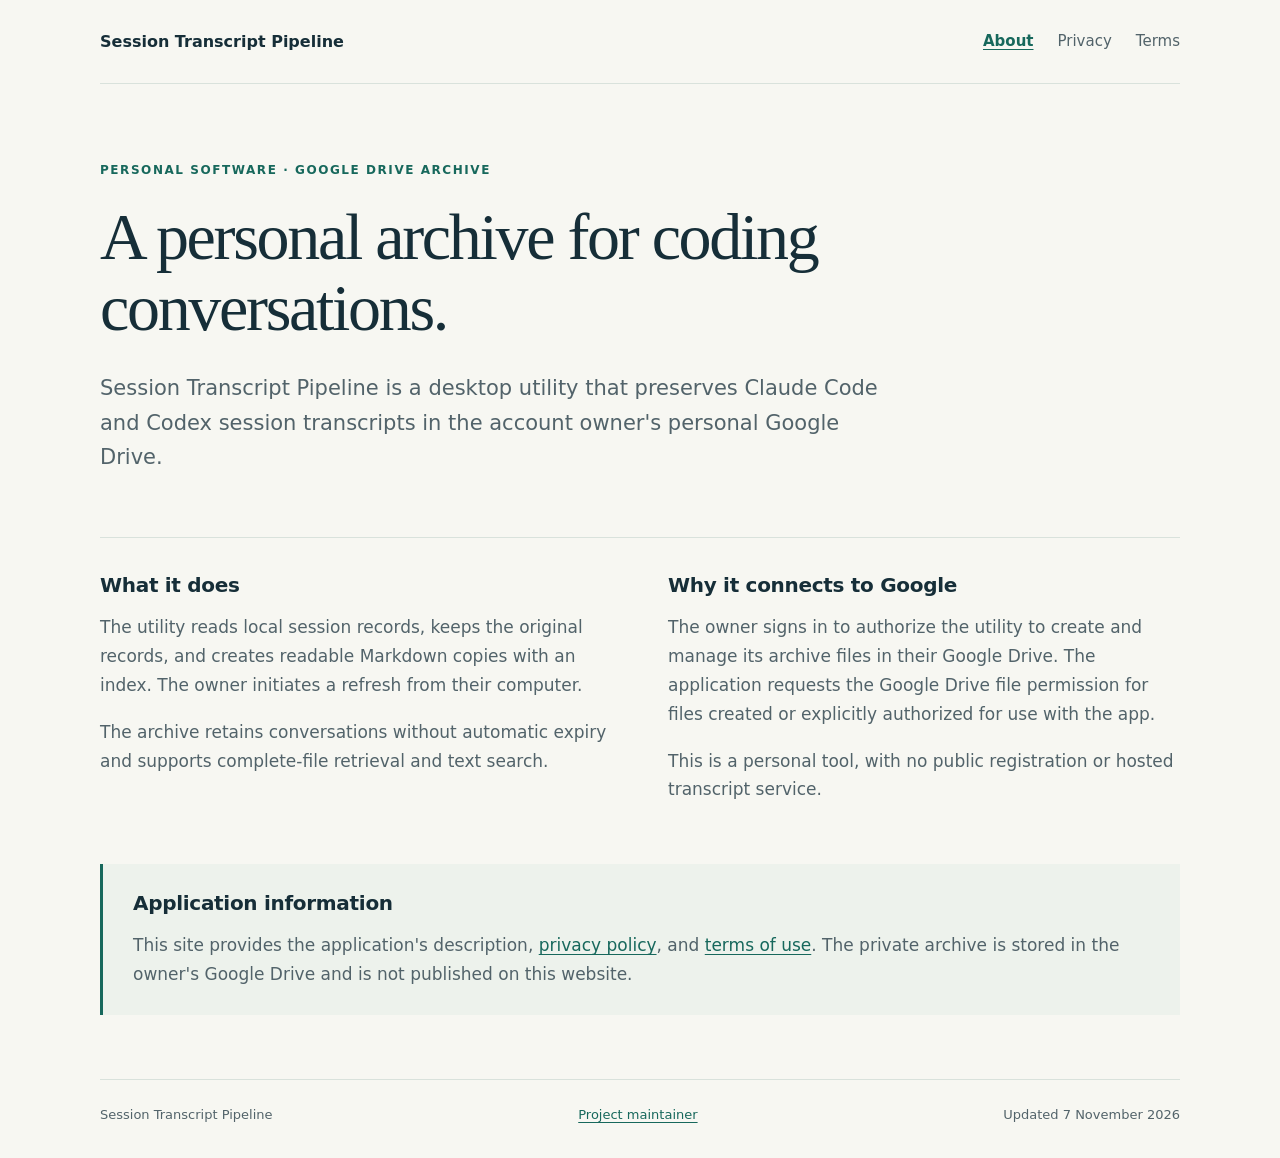
<file: index.html>
<!doctype html>
<html lang="en">
<head>
  <meta charset="utf-8">
  <meta name="viewport" content="width=device-width, initial-scale=1">
  <meta name="google-site-verification" content="FgeYUgqFjAH3b3NvCzXV8m6f3YoCRQNMDTRsgS2hVVk">
  <meta name="description" content="Session Transcript Pipeline: a personal desktop utility for preserving coding-assistant conversations in Google Drive.">
  <title>Session Transcript Pipeline</title>
  <link rel="stylesheet" href="style.css">
</head>
<body>
  <a class="skip" href="#main">Skip to content</a>
  <header class="site-header">
    <a class="wordmark" href="./">Session Transcript Pipeline</a>
    <nav aria-label="Main navigation"><a href="./" aria-current="page">About</a><a href="privacy.html">Privacy</a><a href="terms.html">Terms</a></nav>
  </header>
  <main id="main">
    <section class="intro">
      <p class="eyebrow">Personal software · Google Drive archive</p>
      <h1>A personal archive for coding conversations.</h1>
      <p class="lead">Session Transcript Pipeline is a desktop utility that preserves Claude Code and Codex session transcripts in the account owner's personal Google Drive.</p>
    </section>
    <section class="columns" aria-label="About the application">
      <div><h2>What it does</h2><p>The utility reads local session records, keeps the original records, and creates readable Markdown copies with an index. The owner initiates a refresh from their computer.</p><p>The archive retains conversations without automatic expiry and supports complete-file retrieval and text search.</p></div>
      <div><h2>Why it connects to Google</h2><p>The owner signs in to authorize the utility to create and manage its archive files in their Google Drive. The application requests the Google Drive file permission for files created or explicitly authorized for use with the app.</p><p>This is a personal tool, with no public registration or hosted transcript service.</p></div>
    </section>
    <section class="note"><h2>Application information</h2><p>This site provides the application's description, <a href="privacy.html">privacy policy</a>, and <a href="terms.html">terms of use</a>. The private archive is stored in the owner's Google Drive and is not published on this website.</p></section>
  </main>
  <footer><span>Session Transcript Pipeline</span><a href="https://github.com/brumaih">Project maintainer</a><span>Updated 7 November 2026</span></footer>
</body>
</html>
</file>
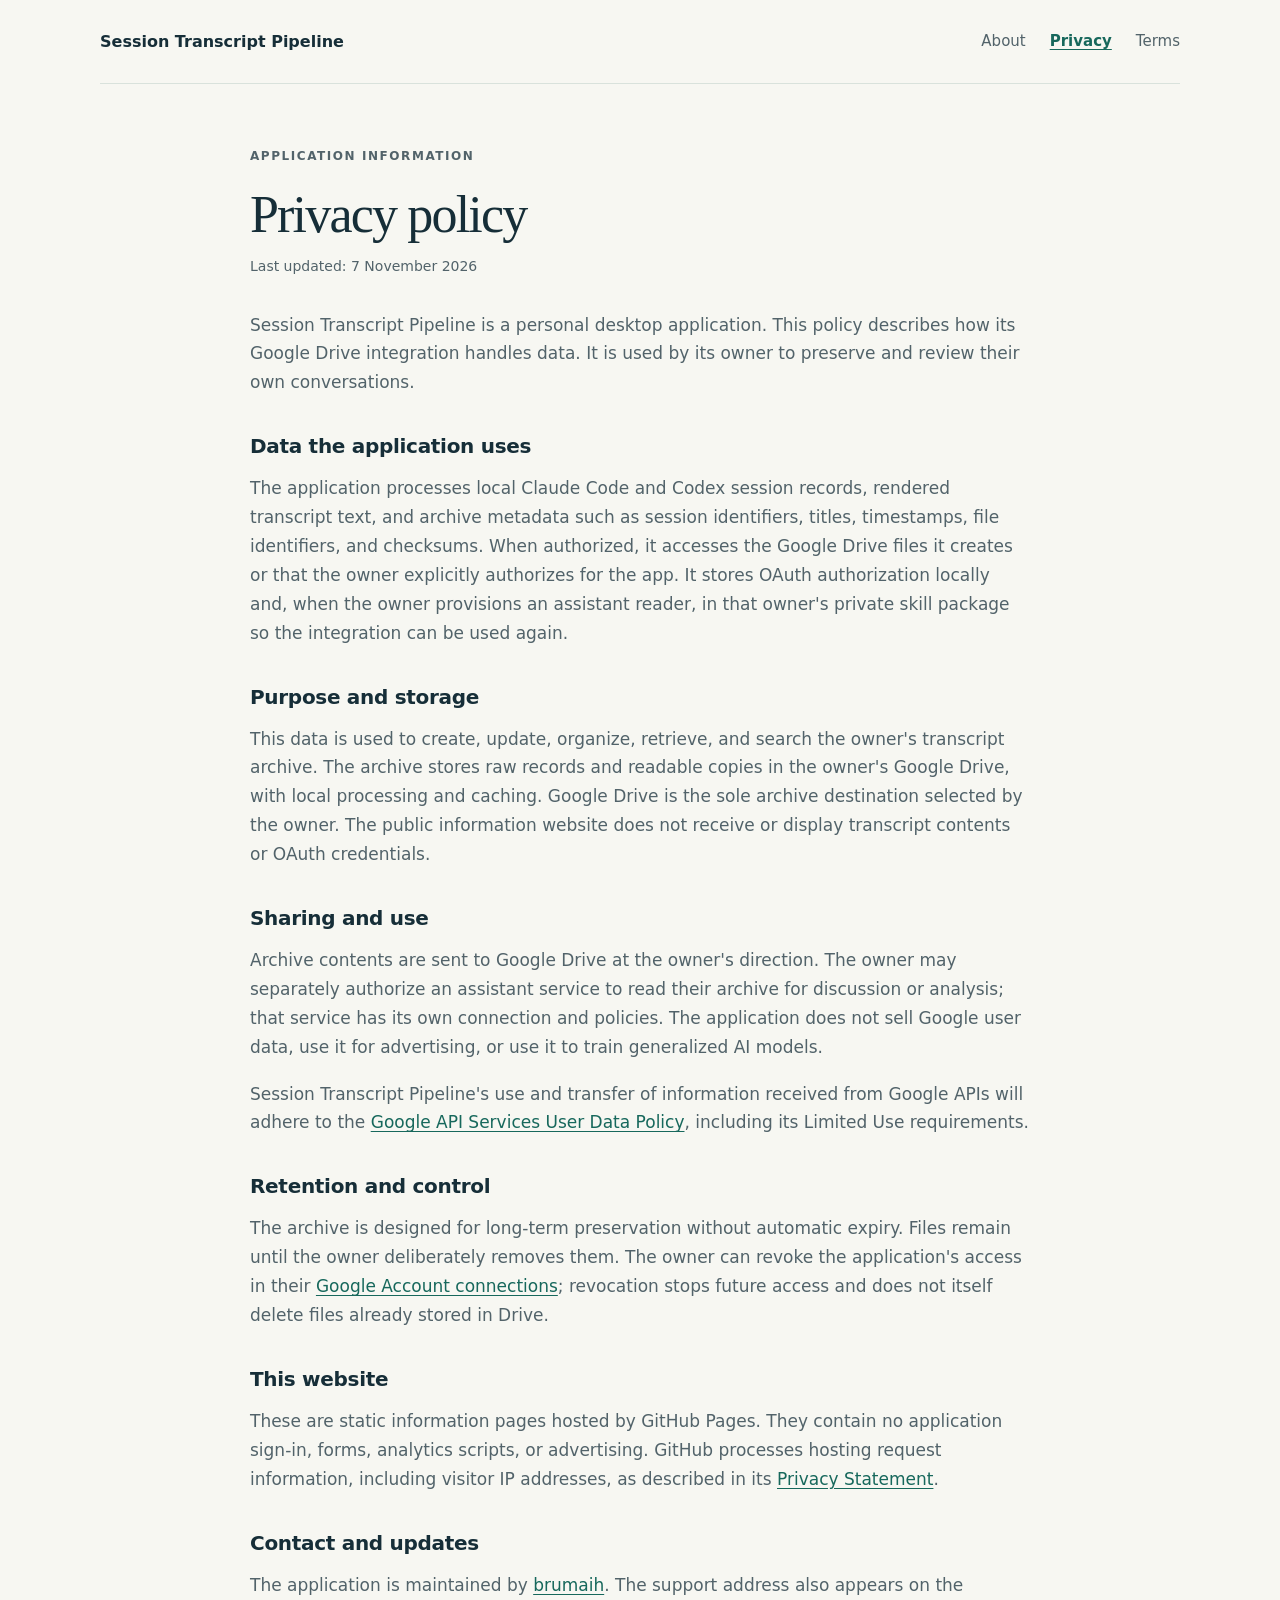
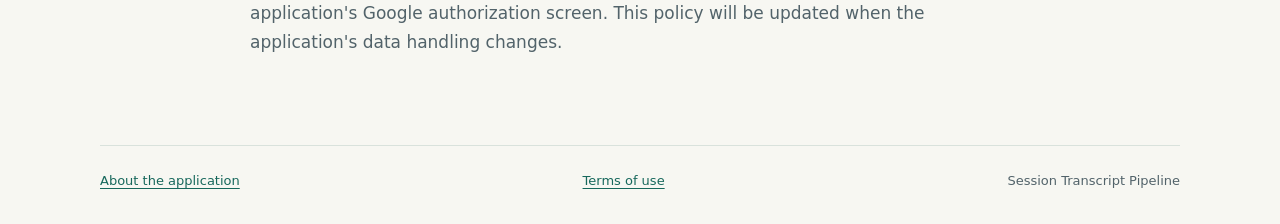
<file: privacy.html>
<!doctype html>
<html lang="en">
<head>
  <meta charset="utf-8">
  <meta name="viewport" content="width=device-width, initial-scale=1">
  <meta name="description" content="How Session Transcript Pipeline uses Google Drive and session transcript data.">
  <title>Privacy policy · Session Transcript Pipeline</title>
  <link rel="stylesheet" href="style.css">
</head>
<body>
  <a class="skip" href="#main">Skip to content</a>
  <header class="site-header"><a class="wordmark" href="./">Session Transcript Pipeline</a><nav aria-label="Main navigation"><a href="./">About</a><a href="privacy.html" aria-current="page">Privacy</a><a href="terms.html">Terms</a></nav></header>
  <main id="main" class="document">
    <p class="eyebrow">Application information</p><h1>Privacy policy</h1><p class="updated">Last updated: 7 November 2026</p>
    <p>Session Transcript Pipeline is a personal desktop application. This policy describes how its Google Drive integration handles data. It is used by its owner to preserve and review their own conversations.</p>
    <h2>Data the application uses</h2><p>The application processes local Claude Code and Codex session records, rendered transcript text, and archive metadata such as session identifiers, titles, timestamps, file identifiers, and checksums. When authorized, it accesses the Google Drive files it creates or that the owner explicitly authorizes for the app. It stores OAuth authorization locally and, when the owner provisions an assistant reader, in that owner's private skill package so the integration can be used again.</p>
    <h2>Purpose and storage</h2><p>This data is used to create, update, organize, retrieve, and search the owner's transcript archive. The archive stores raw records and readable copies in the owner's Google Drive, with local processing and caching. Google Drive is the sole archive destination selected by the owner. The public information website does not receive or display transcript contents or OAuth credentials.</p>
    <h2>Sharing and use</h2><p>Archive contents are sent to Google Drive at the owner's direction. The owner may separately authorize an assistant service to read their archive for discussion or analysis; that service has its own connection and policies. The application does not sell Google user data, use it for advertising, or use it to train generalized AI models.</p><p>Session Transcript Pipeline's use and transfer of information received from Google APIs will adhere to the <a href="https://developers.google.com/terms/api-services-user-data-policy">Google API Services User Data Policy</a>, including its Limited Use requirements.</p>
    <h2>Retention and control</h2><p>The archive is designed for long-term preservation without automatic expiry. Files remain until the owner deliberately removes them. The owner can revoke the application's access in their <a href="https://myaccount.google.com/connections">Google Account connections</a>; revocation stops future access and does not itself delete files already stored in Drive.</p>
    <h2>This website</h2><p>These are static information pages hosted by GitHub Pages. They contain no application sign-in, forms, analytics scripts, or advertising. GitHub processes hosting request information, including visitor IP addresses, as described in its <a href="https://docs.github.com/en/site-policy/privacy-policies/github-general-privacy-statement">Privacy Statement</a>.</p>
    <h2>Contact and updates</h2><p>The application is maintained by <a href="https://github.com/brumaih">brumaih</a>. The support address also appears on the application's Google authorization screen. This policy will be updated when the application's data handling changes.</p>
  </main>
  <footer><a href="./">About the application</a><a href="terms.html">Terms of use</a><span>Session Transcript Pipeline</span></footer>
</body>
</html>
</file>
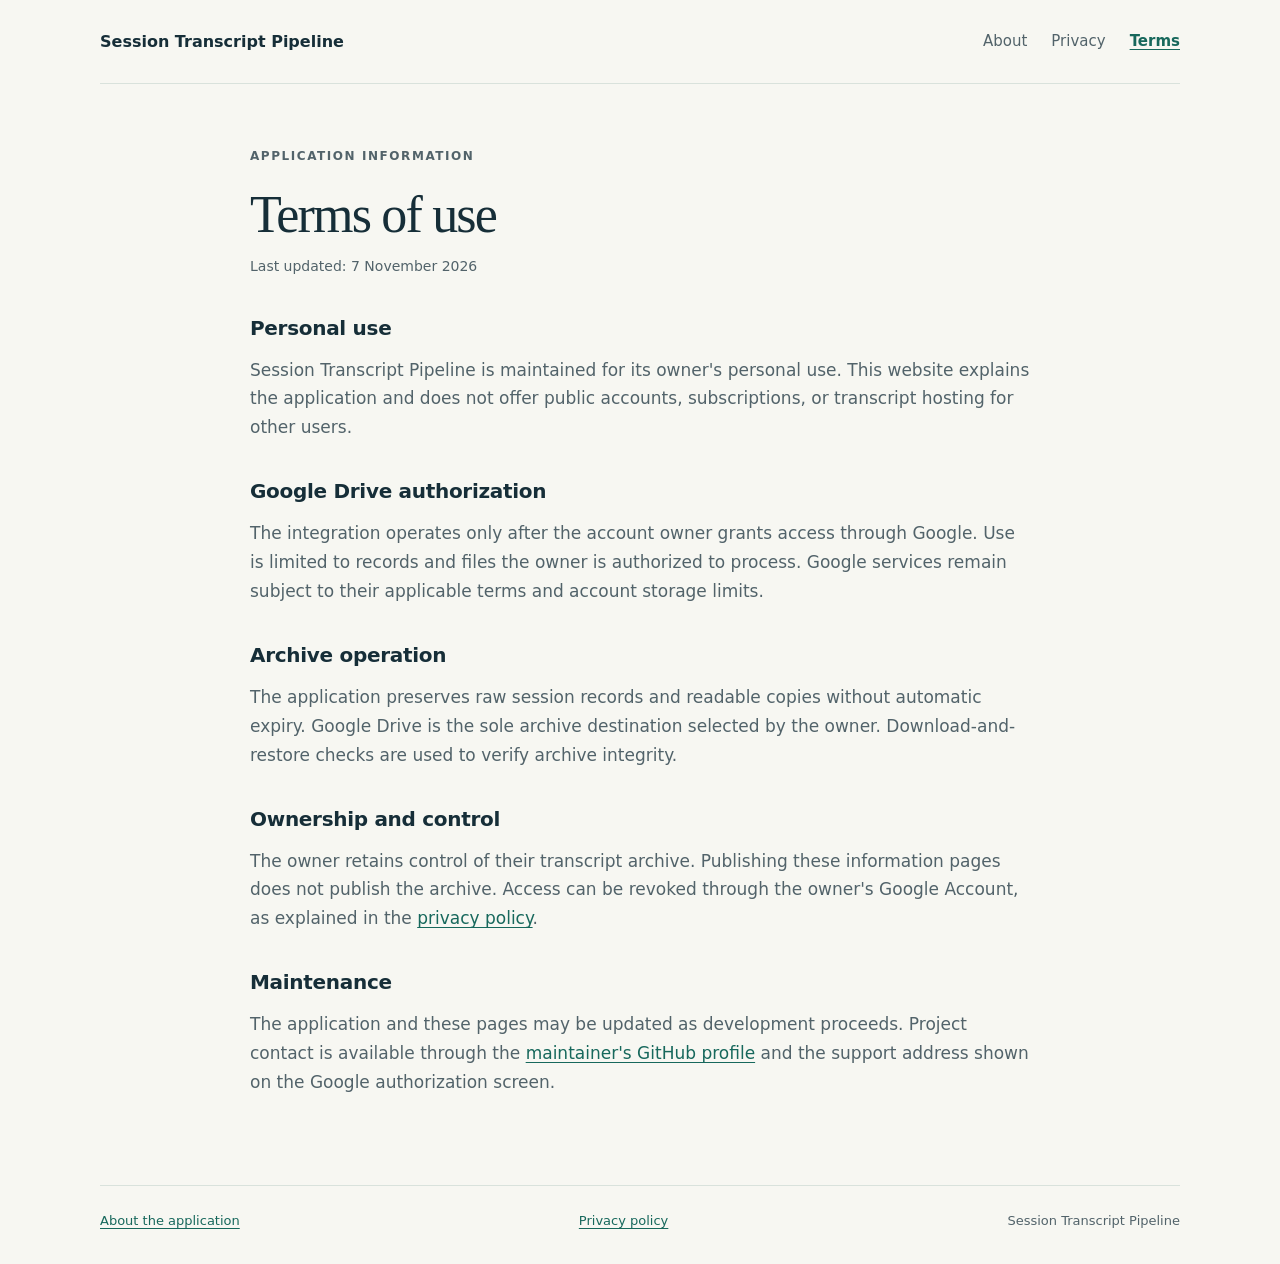
<file: terms.html>
<!doctype html>
<html lang="en">
<head>
  <meta charset="utf-8">
  <meta name="viewport" content="width=device-width, initial-scale=1">
  <meta name="description" content="Terms of use for the personal Session Transcript Pipeline application.">
  <title>Terms of use · Session Transcript Pipeline</title>
  <link rel="stylesheet" href="style.css">
</head>
<body>
  <a class="skip" href="#main">Skip to content</a>
  <header class="site-header"><a class="wordmark" href="./">Session Transcript Pipeline</a><nav aria-label="Main navigation"><a href="./">About</a><a href="privacy.html">Privacy</a><a href="terms.html" aria-current="page">Terms</a></nav></header>
  <main id="main" class="document">
    <p class="eyebrow">Application information</p><h1>Terms of use</h1><p class="updated">Last updated: 7 November 2026</p>
    <h2>Personal use</h2><p>Session Transcript Pipeline is maintained for its owner's personal use. This website explains the application and does not offer public accounts, subscriptions, or transcript hosting for other users.</p>
    <h2>Google Drive authorization</h2><p>The integration operates only after the account owner grants access through Google. Use is limited to records and files the owner is authorized to process. Google services remain subject to their applicable terms and account storage limits.</p>
    <h2>Archive operation</h2><p>The application preserves raw session records and readable copies without automatic expiry. Google Drive is the sole archive destination selected by the owner. Download-and-restore checks are used to verify archive integrity.</p>
    <h2>Ownership and control</h2><p>The owner retains control of their transcript archive. Publishing these information pages does not publish the archive. Access can be revoked through the owner's Google Account, as explained in the <a href="privacy.html">privacy policy</a>.</p>
    <h2>Maintenance</h2><p>The application and these pages may be updated as development proceeds. Project contact is available through the <a href="https://github.com/brumaih">maintainer's GitHub profile</a> and the support address shown on the Google authorization screen.</p>
  </main>
  <footer><a href="./">About the application</a><a href="privacy.html">Privacy policy</a><span>Session Transcript Pipeline</span></footer>
</body>
</html>
</file>
<file: style.css>
:root{color-scheme:light;--ink:#162e38;--muted:#52636a;--paper:#f7f7f2;--line:#d9e2dc;--accent:#17685c}
*{box-sizing:border-box}
body{margin:0;background:var(--paper);color:var(--ink);font:17px/1.7 "Segoe UI",system-ui,sans-serif}
a{color:var(--accent);text-underline-offset:.2em}
a:hover{text-decoration-thickness:2px}
a:focus-visible{outline:3px solid var(--accent);outline-offset:5px;border-radius:2px}
.skip{position:absolute;top:-60px;left:20px;background:white;padding:8px 16px;z-index:2}
.skip:focus{top:12px}
.site-header,main,footer{width:min(1080px,calc(100% - 64px));margin-inline:auto}
.site-header{display:flex;align-items:center;justify-content:space-between;gap:24px;padding:28px 0;border-bottom:1px solid var(--line)}
.wordmark{font-size:16px;font-weight:650;color:var(--ink);text-decoration:none}
nav{display:flex;gap:24px}
nav a{font-size:15px;color:var(--muted);text-decoration:none}
nav a[aria-current=page]{color:var(--accent);text-decoration:underline;font-weight:600}
.intro{max-width:850px;padding:76px 0 44px}
.eyebrow{font-size:12px;font-weight:700;letter-spacing:.13em;text-transform:uppercase;color:var(--accent);margin:0 0 20px}
h1{font:normal clamp(38px,5.5vw,66px)/1.08 Georgia,"Times New Roman",serif;letter-spacing:-.035em;margin:0 0 28px}
.lead{font-size:21px;line-height:1.65;color:var(--muted);max-width:780px}
h2{font-size:20px;line-height:1.35;letter-spacing:-.015em;margin:0 0 14px}
p{margin:0 0 18px}
.columns{display:grid;grid-template-columns:1fr 1fr;gap:56px;padding:34px 0 42px;border-top:1px solid var(--line)}
.columns p,.note p{color:var(--muted)}
.note{background:#edf2ec;border-left:3px solid var(--accent);padding:26px 30px;margin-bottom:64px}
.note p{margin:0}
.document{max-width:780px;padding:62px 0 70px}
.document h1{font-size:52px;margin-bottom:12px}
.document h2{margin-top:36px}
.document p{color:var(--muted)}
.updated{font-size:14px;margin-bottom:32px}
footer{display:flex;flex-wrap:wrap;justify-content:space-between;gap:16px;padding:24px 0 32px;border-top:1px solid var(--line);font-size:13px;color:var(--muted)}
@media(max-width:680px){.site-header,main,footer{width:calc(100% - 40px)}.site-header{align-items:flex-start;flex-direction:column;gap:14px;padding:22px 0}nav{gap:22px}.intro{padding:45px 0 26px}.lead{font-size:19px}.columns{grid-template-columns:1fr;gap:24px;padding-bottom:26px}.note{padding:22px;margin-bottom:40px}.document{padding:40px 0}.document h1{font-size:42px}footer{justify-content:flex-start;column-gap:24px}}
</file>
